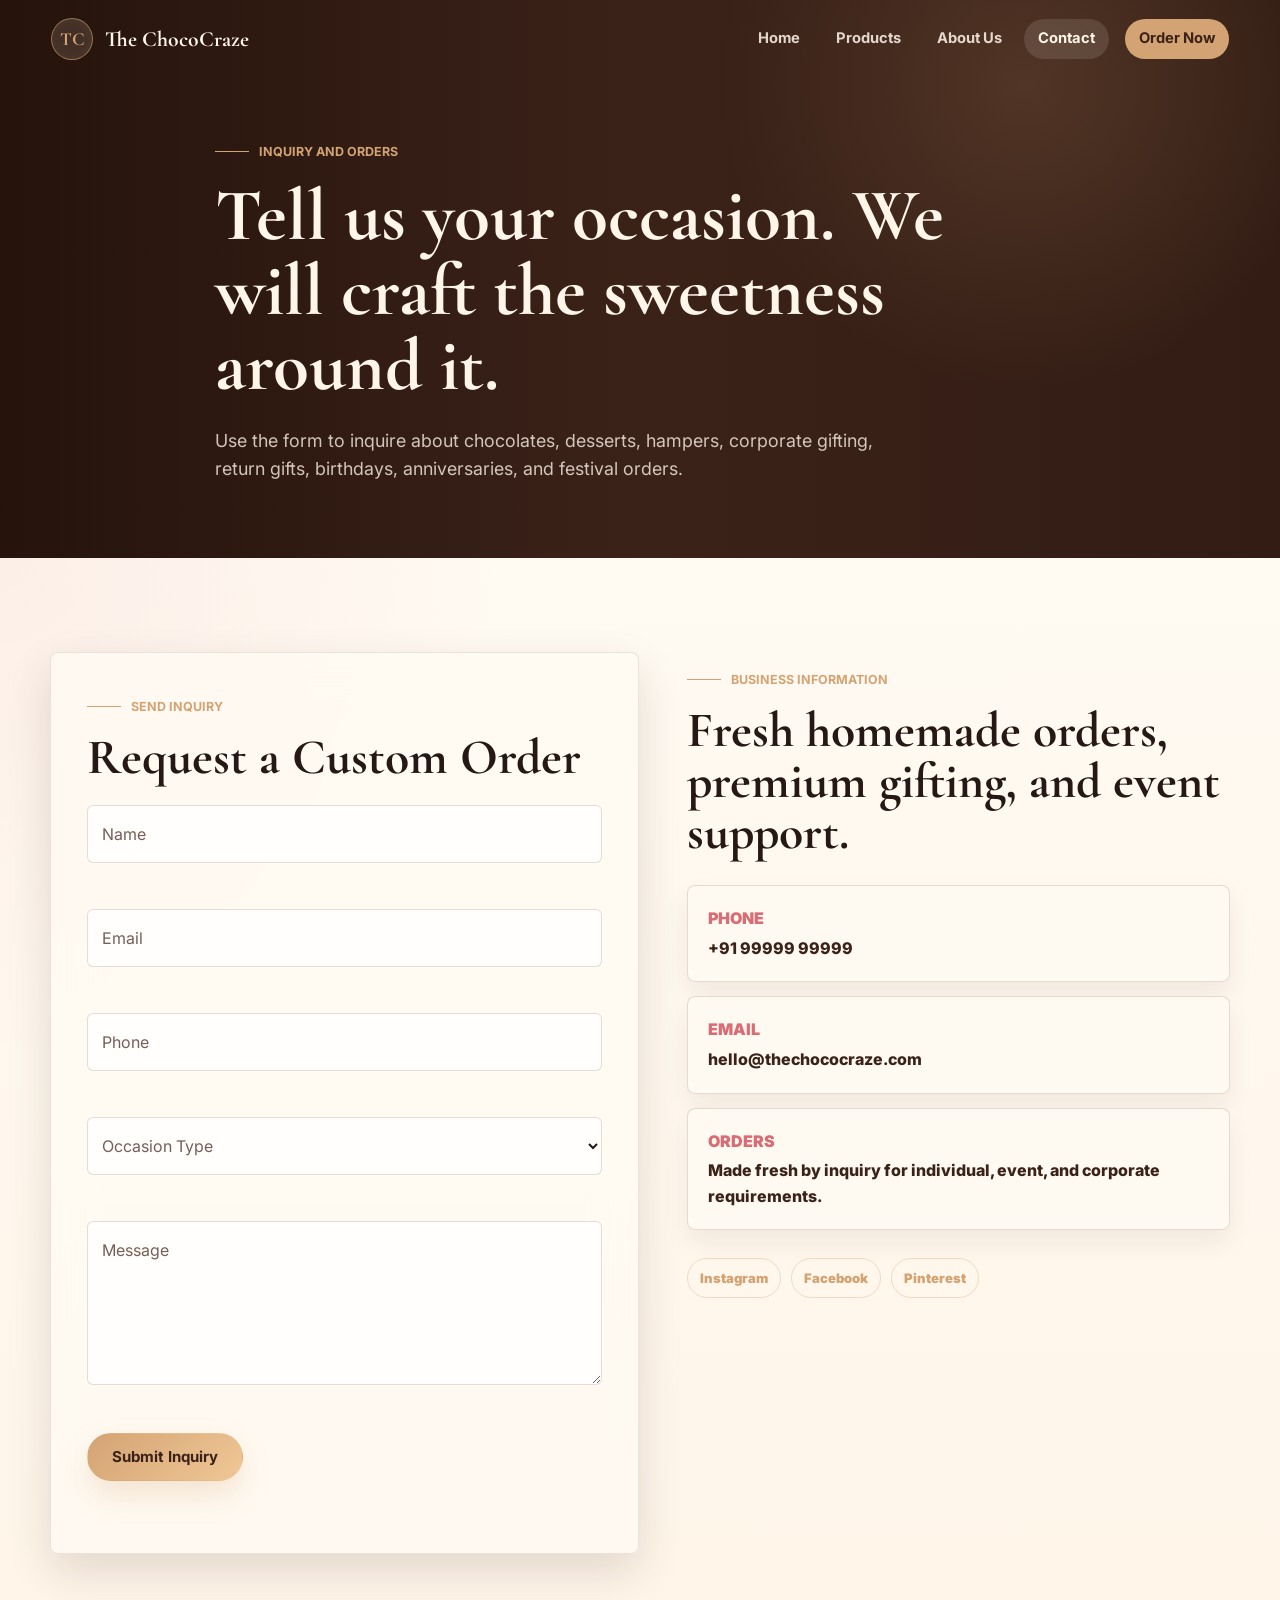
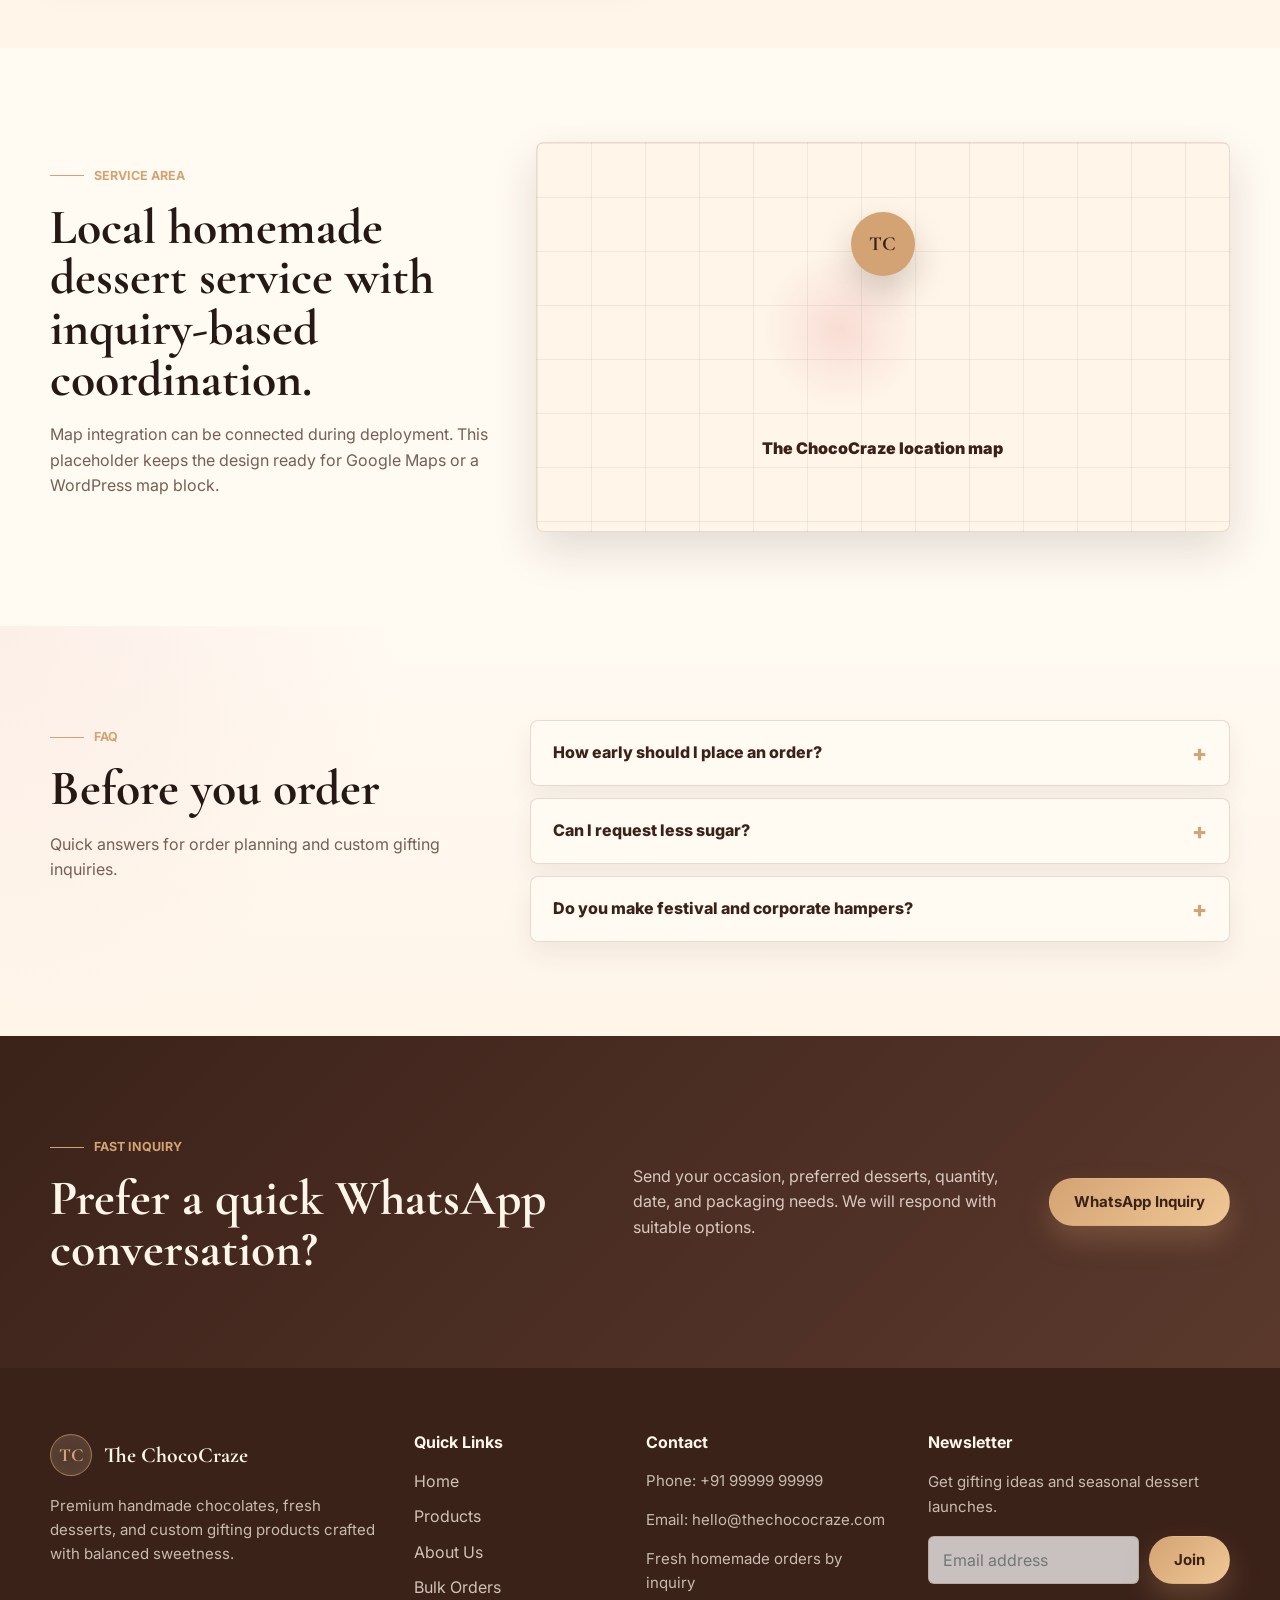
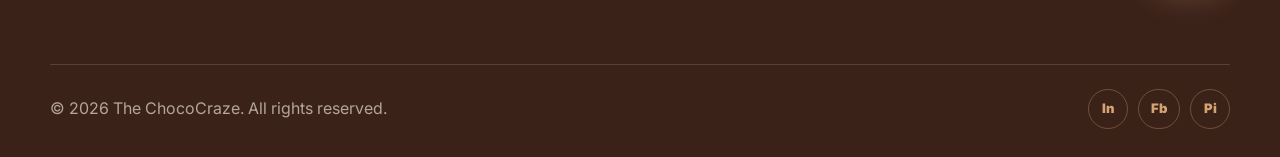
<file: contact.html>
<!DOCTYPE html>
<html lang="en">
<head>
  <meta charset="UTF-8">
  <meta name="viewport" content="width=device-width, initial-scale=1.0">
  <title>Contact | The ChocoCraze Custom Chocolate & Dessert Orders</title>
  <meta name="description" content="Contact The ChocoCraze for handcrafted chocolate orders, custom hampers, corporate gifting, birthday specials, anniversary desserts, and event return gifts.">
  <meta property="og:title" content="Contact The ChocoCraze">
  <meta property="og:description" content="Send an inquiry for custom chocolates, premium desserts, hampers, and bulk gifting orders.">
  <meta property="og:type" content="website">
  <meta property="og:image" content="https://images.unsplash.com/photo-1549465220-1a8b9238cd48?auto=format&fit=crop&w=1200&q=80">
  <link rel="preconnect" href="https://fonts.googleapis.com">
  <link rel="preconnect" href="https://fonts.gstatic.com" crossorigin>
  <link href="https://fonts.googleapis.com/css2?family=Cormorant+Garamond:wght@600;700&family=Inter:wght@400;500;600;700&display=swap" rel="stylesheet">
  <link rel="stylesheet" href="css/main.css">
</head>
<body data-page="contact">
  <div class="site-loader" data-loader aria-hidden="true">
    <div class="loader-mark">TC</div>
  </div>

  <header class="site-header" data-header>
    <a class="brand" href="index.html" aria-label="The ChocoCraze home">
      <span class="brand-mark">TC</span>
      <span class="brand-text">The ChocoCraze</span>
    </a>
    <button class="nav-toggle" type="button" aria-label="Open menu" aria-expanded="false" aria-controls="site-navigation" data-nav-toggle>
      <span></span>
      <span></span>
      <span></span>
    </button>
    <nav class="site-nav" id="site-navigation" data-nav>
      <a class="drawer-brand" href="index.html" aria-label="The ChocoCraze home">
        <span class="brand-mark">TC</span>
        <span>
          <strong>The ChocoCraze</strong>
          <small>Premium handcrafted sweets</small>
        </span>
      </a>
      <div class="nav-menu">
        <a href="index.html" data-nav-link="home">Home</a>
        <a href="products.html" data-nav-link="products">Products</a>
        <a href="about.html" data-nav-link="about">About Us</a>
        <a href="contact.html" data-nav-link="contact">Contact</a>
        <a class="nav-cta" href="#inquiry">Order Now</a>
      </div>
      <div class="drawer-social" aria-label="Social media links">
        <span>Follow The ChocoCraze</span>
        <div class="drawer-social-links">
          <a href="#" aria-label="Instagram">Instagram</a>
          <a href="#" aria-label="Facebook">Facebook</a>
          <a href="#" aria-label="Pinterest">Pinterest</a>
        </div>
      </div>
    </nav>
  </header>

  <main>
    <section class="hero page-hero hero-contact section-dark">
      <div class="hero-overlay"></div>
      <div class="container page-hero-content" data-reveal>
        <span class="eyebrow">Inquiry and orders</span>
        <h1>Tell us your occasion. We will craft the sweetness around it.</h1>
        <p>Use the form to inquire about chocolates, desserts, hampers, corporate gifting, return gifts, birthdays, anniversaries, and festival orders.</p>
      </div>
    </section>

    <section class="section contact-section section-cream" id="inquiry" aria-labelledby="contact-title">
      <div class="container contact-grid">
        <form class="contact-form glass-panel light-panel" data-contact-form novalidate data-reveal>
          <span class="eyebrow">Send inquiry</span>
          <h2 id="contact-title">Request a Custom Order</h2>
          <div class="field-group">
            <input id="name" name="name" type="text" autocomplete="name" required>
            <label for="name">Name</label>
            <small></small>
          </div>
          <div class="field-group">
            <input id="email" name="email" type="email" autocomplete="email" required>
            <label for="email">Email</label>
            <small></small>
          </div>
          <div class="field-group">
            <input id="phone" name="phone" type="tel" autocomplete="tel" required>
            <label for="phone">Phone</label>
            <small></small>
          </div>
          <div class="field-group select-field">
            <select id="occasion" name="occasion" required>
              <option value=""></option>
              <option>Birthday Special</option>
              <option>Anniversary Special</option>
              <option>Corporate Gifting</option>
              <option>Return Gifts</option>
              <option>Festival Hamper</option>
              <option>Custom Dessert Order</option>
            </select>
            <label for="occasion">Occasion Type</label>
            <small></small>
          </div>
          <div class="field-group textarea-field">
            <textarea id="message" name="message" rows="5" required></textarea>
            <label for="message">Message</label>
            <small></small>
          </div>
          <button class="btn btn-primary" type="submit">Submit Inquiry</button>
          <p class="form-message" data-contact-message></p>
        </form>

        <aside class="contact-info" data-reveal>
          <span class="eyebrow">Business information</span>
          <h2>Fresh homemade orders, premium gifting, and event support.</h2>
          <div class="info-list">
            <article>
              <span>Phone</span>
              <a href="tel:+919999999999">+91 99999 99999</a>
            </article>
            <article>
              <span>Email</span>
              <a href="mailto:hello@thechococraze.com">hello@thechococraze.com</a>
            </article>
            <article>
              <span>Orders</span>
              <p>Made fresh by inquiry for individual, event, and corporate requirements.</p>
            </article>
          </div>
          <div class="social-links large" aria-label="Social media links">
            <a href="#" aria-label="Instagram">Instagram</a>
            <a href="#" aria-label="Facebook">Facebook</a>
            <a href="#" aria-label="Pinterest">Pinterest</a>
          </div>
        </aside>
      </div>
    </section>

    <section class="section map-section" aria-labelledby="map-title">
      <div class="container map-grid">
        <div data-reveal>
          <span class="eyebrow">Service area</span>
          <h2 id="map-title">Local homemade dessert service with inquiry-based coordination.</h2>
          <p>Map integration can be connected during deployment. This placeholder keeps the design ready for Google Maps or a WordPress map block.</p>
        </div>
        <div class="map-placeholder" data-reveal aria-label="Map placeholder">
          <div class="map-pin">TC</div>
          <span>The ChocoCraze location map</span>
        </div>
      </div>
    </section>

    <section class="section section-cream" aria-labelledby="contact-faq-title">
      <div class="container faq-layout">
        <div data-reveal>
          <span class="eyebrow">FAQ</span>
          <h2 id="contact-faq-title">Before you order</h2>
          <p>Quick answers for order planning and custom gifting inquiries.</p>
        </div>
        <div class="faq-list" data-accordion data-reveal>
          <article class="faq-item">
            <button type="button" aria-expanded="false">How early should I place an order?</button>
            <div class="faq-panel">
              <p>Custom and bulk orders should be discussed as early as possible so ingredients, packaging, and delivery timing can be planned properly.</p>
            </div>
          </article>
          <article class="faq-item">
            <button type="button" aria-expanded="false">Can I request less sugar?</button>
            <div class="faq-panel">
              <p>Yes. We already focus on balanced sweetness, and preferences can be discussed for many products.</p>
            </div>
          </article>
          <article class="faq-item">
            <button type="button" aria-expanded="false">Do you make festival and corporate hampers?</button>
            <div class="faq-panel">
              <p>Yes. We create customized hampers for festivals, corporate events, birthdays, anniversaries, and return gifts.</p>
            </div>
          </article>
        </div>
      </div>
    </section>

    <section class="section inquiry-banner section-cocoa" aria-labelledby="whatsapp-title">
      <div class="container bulk-grid" data-reveal>
        <div>
          <span class="eyebrow">Fast inquiry</span>
          <h2 id="whatsapp-title">Prefer a quick WhatsApp conversation?</h2>
        </div>
        <p>Send your occasion, preferred desserts, quantity, date, and packaging needs. We will respond with suitable options.</p>
        <a class="btn btn-primary" href="https://wa.me/919999999999" target="_blank" rel="noopener">WhatsApp Inquiry</a>
      </div>
    </section>
  </main>

  <footer class="site-footer">
    <div class="container footer-grid">
      <div>
        <a class="brand footer-brand" href="index.html">
          <span class="brand-mark">TC</span>
          <span class="brand-text">The ChocoCraze</span>
        </a>
        <p>Premium handmade chocolates, fresh desserts, and custom gifting products crafted with balanced sweetness.</p>
      </div>
      <div>
        <h2>Quick Links</h2>
        <a href="index.html">Home</a>
        <a href="products.html">Products</a>
        <a href="about.html">About Us</a>
        <a href="#inquiry">Bulk Orders</a>
      </div>
      <div>
        <h2>Contact</h2>
        <p>Phone: +91 99999 99999</p>
        <p>Email: hello@thechococraze.com</p>
        <p>Fresh homemade orders by inquiry</p>
      </div>
      <form class="newsletter-form" data-newsletter novalidate>
        <h2>Newsletter</h2>
        <label for="newsletter-contact">Get gifting ideas and seasonal dessert launches.</label>
        <div class="newsletter-row">
          <input id="newsletter-contact" type="email" name="email" placeholder="Email address" required>
          <button class="btn btn-primary" type="submit">Join</button>
        </div>
        <p class="form-message" data-newsletter-message></p>
      </form>
    </div>
    <div class="footer-bottom container">
      <p>&copy; 2026 The ChocoCraze. All rights reserved.</p>
      <div class="social-links" aria-label="Social media links">
        <a href="#" aria-label="Instagram">In</a>
        <a href="#" aria-label="Facebook">Fb</a>
        <a href="#" aria-label="Pinterest">Pi</a>
      </div>
    </div>
  </footer>

  <button class="back-to-top" type="button" aria-label="Back to top" data-back-to-top>&uarr;</button>
  <script src="js/main.js" defer></script>
</body>
</html>
</file>
<file: css/main.css>
:root {
  --dark-chocolate: #3b2219;
  --cocoa: #5c3a2e;
  --cream: #fff5e9;
  --cream-soft: #fffaf2;
  --gold: #d4a373;
  --strawberry: #d96c75;
  --berry-deep: #8f3f4c;
  --mint: #7b9274;
  --ink: #261814;
  --muted: #765f55;
  --line: rgba(92, 58, 46, 0.16);
  --glass: rgba(255, 245, 233, 0.13);
  --glass-strong: rgba(255, 250, 242, 0.78);
  --shadow-soft: 0 18px 45px rgba(59, 34, 25, 0.14);
  --shadow-deep: 0 26px 70px rgba(25, 13, 8, 0.32);
  --radius: 8px;
  --radius-small: 6px;
  --max-width: 1180px;
  --header-height: 78px;
  --ease: cubic-bezier(0.22, 1, 0.36, 1);
}

*,
*::before,
*::after {
  box-sizing: border-box;
}

html {
  scroll-behavior: smooth;
}

body {
  margin: 0;
  overflow-x: hidden;
  background: var(--cream-soft);
  color: var(--ink);
  font-family: "Inter", system-ui, -apple-system, BlinkMacSystemFont, "Segoe UI", sans-serif;
  line-height: 1.6;
  text-rendering: optimizeLegibility;
  -webkit-font-smoothing: antialiased;
}

body.nav-open {
  overflow: hidden;
}

body::before {
  content: "";
  position: fixed;
  inset: 0;
  z-index: 92;
  background: rgba(22, 10, 6, 0.58);
  opacity: 0;
  pointer-events: none;
  backdrop-filter: blur(4px);
  transition: opacity 280ms ease;
}

body.nav-open::before {
  opacity: 1;
  pointer-events: auto;
}

main,
.site-footer {
  transition: opacity 220ms ease, transform 220ms ease;
}

body.is-leaving main,
body.is-leaving .site-footer {
  transform: translateY(8px);
  opacity: 0;
}

img,
picture {
  display: block;
  max-width: 100%;
}

a {
  color: inherit;
  text-decoration: none;
}

button,
input,
select,
textarea {
  font: inherit;
}

button {
  cursor: pointer;
}

:focus-visible {
  outline: 3px solid rgba(212, 163, 115, 0.78);
  outline-offset: 4px;
}

::selection {
  background: var(--gold);
  color: var(--dark-chocolate);
}

.container {
  width: min(100% - 32px, var(--max-width));
  margin-inline: auto;
}

.section {
  position: relative;
  padding: 94px 0;
}

.section-cream {
  background:
    radial-gradient(circle at top left, rgba(217, 108, 117, 0.08), transparent 30%),
    linear-gradient(180deg, var(--cream-soft), var(--cream));
}

.section-cocoa,
.section-dark {
  color: var(--cream);
  background:
    linear-gradient(135deg, rgba(59, 34, 25, 0.98), rgba(92, 58, 46, 0.95)),
    var(--dark-chocolate);
}

h1,
h2,
h3,
p {
  margin-top: 0;
}

h1,
h2,
h3 {
  color: inherit;
  font-family: "Cormorant Garamond", Georgia, serif;
  font-weight: 700;
  line-height: 1.02;
}

h1 {
  max-width: 900px;
  margin-bottom: 24px;
  font-size: 4.6rem;
}

h2 {
  margin-bottom: 18px;
  font-size: 3.1rem;
}

h3 {
  margin-bottom: 12px;
  font-size: 1.55rem;
}

p {
  color: var(--muted);
}

.section-dark p,
.section-cocoa p,
.light p {
  color: rgba(255, 245, 233, 0.78);
}

.eyebrow {
  display: inline-flex;
  align-items: center;
  gap: 10px;
  margin-bottom: 16px;
  color: var(--gold);
  font-size: 0.78rem;
  font-weight: 700;
  letter-spacing: 0;
  text-transform: uppercase;
}

.eyebrow::before {
  content: "";
  width: 34px;
  height: 1px;
  background: currentColor;
}

.section-heading {
  max-width: 760px;
  margin: 0 auto 42px;
  text-align: center;
}

.section-heading.align-left {
  margin-inline: 0;
  text-align: left;
}

.section-heading.compact {
  margin-bottom: 28px;
}

.section-heading p {
  max-width: 640px;
  margin-inline: auto;
  font-size: 1.03rem;
}

.section-heading.align-left p {
  margin-inline: 0;
}

.light,
.section-heading.light {
  color: var(--cream);
}

.btn {
  display: inline-flex;
  align-items: center;
  justify-content: center;
  min-height: 48px;
  padding: 0 24px;
  border: 1px solid transparent;
  border-radius: 999px;
  font-size: 0.94rem;
  font-weight: 700;
  transition:
    transform 220ms var(--ease),
    box-shadow 220ms var(--ease),
    border-color 220ms var(--ease),
    background 220ms var(--ease);
  will-change: transform;
}

.btn:hover {
  transform: translateY(-3px);
}

.btn-primary {
  background: linear-gradient(135deg, var(--gold), #f0c796);
  color: var(--dark-chocolate);
  box-shadow: 0 14px 28px rgba(212, 163, 115, 0.25);
}

.btn-primary:hover {
  box-shadow: 0 18px 34px rgba(212, 163, 115, 0.35);
}

.btn-ghost {
  border-color: rgba(255, 245, 233, 0.42);
  background: rgba(255, 245, 233, 0.08);
  color: var(--cream);
  backdrop-filter: blur(18px);
}

.btn-small {
  min-height: 40px;
  padding: 0 18px;
  font-size: 0.86rem;
}

.btn-small:not(.btn-primary):not(.btn-ghost) {
  border-color: rgba(212, 163, 115, 0.38);
  background: var(--gold);
  color: var(--dark-chocolate);
}

.text-link {
  display: inline-flex;
  align-items: center;
  gap: 8px;
  color: var(--cocoa);
  font-weight: 800;
}

.text-link::after {
  content: "\2192";
  color: var(--gold);
}

.glass-panel,
.glass-card {
  border: 1px solid rgba(255, 245, 233, 0.18);
  border-radius: var(--radius);
  background: linear-gradient(145deg, rgba(255, 245, 233, 0.16), rgba(255, 245, 233, 0.06));
  box-shadow: var(--shadow-deep);
  backdrop-filter: blur(22px);
}

.light-panel {
  border-color: rgba(92, 58, 46, 0.12);
  background: rgba(255, 250, 242, 0.9);
  color: var(--ink);
  box-shadow: var(--shadow-soft);
}

/* Header */
.site-header {
  position: fixed;
  top: 0;
  left: 0;
  z-index: 100;
  display: flex;
  align-items: center;
  justify-content: space-between;
  width: 100%;
  height: var(--header-height);
  padding: 0 clamp(18px, 4%, 54px);
  color: var(--cream);
  transition:
    background 250ms ease,
    box-shadow 250ms ease,
    height 250ms ease,
    color 250ms ease;
}

.site-header.is-scrolled,
body:not([data-page="home"]) .site-header.is-scrolled {
  height: 68px;
  background: rgba(59, 34, 25, 0.88);
  box-shadow: 0 18px 44px rgba(25, 13, 8, 0.28);
  backdrop-filter: blur(20px);
}

.brand {
  display: inline-flex;
  align-items: center;
  gap: 12px;
  font-weight: 800;
  transition: opacity 220ms ease, transform 220ms ease;
}

.brand-mark {
  display: inline-grid;
  place-items: center;
  width: 42px;
  height: 42px;
  border: 1px solid rgba(212, 163, 115, 0.62);
  border-radius: 50%;
  background: rgba(255, 245, 233, 0.1);
  color: var(--gold);
  font-family: "Cormorant Garamond", Georgia, serif;
  font-size: 1.15rem;
  line-height: 1;
  box-shadow: inset 0 0 24px rgba(212, 163, 115, 0.13);
}

.brand-text {
  color: currentColor;
  font-family: "Cormorant Garamond", Georgia, serif;
  font-size: 1.35rem;
}

.site-nav {
  display: flex;
  align-items: center;
  gap: 8px;
}

.nav-menu {
  display: flex;
  align-items: center;
  gap: 8px;
}

.drawer-brand,
.drawer-social {
  display: none;
}

.site-nav a {
  position: relative;
  display: inline-flex;
  align-items: center;
  min-height: 40px;
  padding: 0 14px;
  border-radius: 999px;
  color: rgba(255, 245, 233, 0.86);
  font-size: 0.92rem;
  font-weight: 700;
  transition: background 200ms ease, color 200ms ease;
}

.site-nav .drawer-brand,
.site-nav .drawer-social {
  display: none;
}

.site-nav a:hover,
.site-nav a.is-active {
  background: rgba(255, 245, 233, 0.12);
  color: var(--cream);
}

.site-nav .nav-cta {
  margin-left: 8px;
  background: var(--gold);
  color: var(--dark-chocolate);
}

.nav-toggle {
  display: none;
  position: relative;
  z-index: 112;
  width: 44px;
  height: 44px;
  border: 1px solid rgba(255, 245, 233, 0.28);
  border-radius: 50%;
  background: rgba(255, 245, 233, 0.08);
}

.nav-toggle span {
  display: block;
  width: 18px;
  height: 2px;
  margin: 4px auto;
  background: var(--cream);
  transition: transform 220ms ease, opacity 220ms ease;
}

.nav-toggle.is-active span:nth-child(1) {
  transform: translateY(6px) rotate(45deg);
}

.nav-toggle.is-active span:nth-child(2) {
  opacity: 0;
}

.nav-toggle.is-active span:nth-child(3) {
  transform: translateY(-6px) rotate(-45deg);
}

/* Loader and motion */
.site-loader {
  position: fixed;
  inset: 0;
  z-index: 999;
  display: grid;
  place-items: center;
  background:
    radial-gradient(circle at 50% 44%, rgba(212, 163, 115, 0.22), transparent 28%),
    var(--dark-chocolate);
  color: var(--gold);
  transition: opacity 500ms ease, visibility 500ms ease;
}

.site-loader.is-hidden {
  visibility: hidden;
  opacity: 0;
}

.loader-mark {
  display: grid;
  place-items: center;
  width: 78px;
  height: 78px;
  border: 1px solid rgba(212, 163, 115, 0.58);
  border-radius: 50%;
  font-family: "Cormorant Garamond", Georgia, serif;
  font-size: 2rem;
  animation: pulseGlow 1.4s ease-in-out infinite;
}

[data-reveal] {
  transform: translateY(28px);
  opacity: 0;
  transition:
    transform 800ms var(--ease),
    opacity 800ms var(--ease);
}

[data-reveal].is-visible {
  transform: translateY(0);
  opacity: 1;
}

@keyframes pulseGlow {
  0%,
  100% {
    transform: scale(1);
    box-shadow: 0 0 0 rgba(212, 163, 115, 0);
  }
  50% {
    transform: scale(1.05);
    box-shadow: 0 0 36px rgba(212, 163, 115, 0.34);
  }
}

@keyframes floatOne {
  0%,
  100% {
    transform: translate3d(0, 0, 0) rotate(0deg);
  }
  50% {
    transform: translate3d(12px, -20px, 0) rotate(8deg);
  }
}

@keyframes gradientShift {
  0%,
  100% {
    background-position: 0% 50%;
  }
  50% {
    background-position: 100% 50%;
  }
}

/* Hero */
.hero {
  position: relative;
  min-height: 100svh;
  display: grid;
  align-items: center;
  overflow: hidden;
  isolation: isolate;
  background-position: center;
  background-size: cover;
}

.hero-home {
  background-image: url("https://images.unsplash.com/photo-1488477181946-6428a0291777?auto=format&fit=crop&w=1900&q=80");
}

.hero-products {
  background-image: url("https://images.unsplash.com/photo-1526081347589-7fa3cb41b4b2?auto=format&fit=crop&w=1900&q=80");
}

.hero-about {
  background-image: url("https://images.unsplash.com/photo-1481391319762-47dff72954d9?auto=format&fit=crop&w=1900&q=80");
}

.hero-contact {
  background-image: url("https://images.unsplash.com/photo-1549465220-1a8b9238cd48?auto=format&fit=crop&w=1900&q=80");
}

.hero-overlay {
  position: absolute;
  inset: 0;
  z-index: -1;
  background:
    linear-gradient(90deg, rgba(34, 17, 10, 0.88), rgba(59, 34, 25, 0.58), rgba(34, 17, 10, 0.35)),
    radial-gradient(circle at 80% 15%, rgba(212, 163, 115, 0.32), transparent 27%);
}

.hero-grid {
  display: grid;
  grid-template-columns: minmax(0, 1fr) 330px;
  gap: 42px;
  align-items: end;
  padding-top: var(--header-height);
}

.hero-copy {
  max-width: 850px;
}

.hero-copy p,
.page-hero-content p,
.cta-content p {
  max-width: 700px;
  font-size: 1.12rem;
}

.hero-actions {
  display: flex;
  flex-wrap: wrap;
  gap: 14px;
  margin-top: 34px;
}

.hero-stat-panel {
  align-self: end;
  padding: 24px;
}

.panel-label {
  margin-bottom: 12px;
  color: rgba(255, 245, 233, 0.72);
  font-weight: 700;
}

.mini-stats {
  display: grid;
  gap: 12px;
}

.mini-stats span {
  display: flex;
  align-items: baseline;
  justify-content: space-between;
  gap: 12px;
  color: rgba(255, 245, 233, 0.82);
}

.mini-stats strong {
  color: var(--gold);
  font-family: "Cormorant Garamond", Georgia, serif;
  font-size: 2rem;
}

.floating-desserts {
  position: absolute;
  inset: 0;
  z-index: -1;
  pointer-events: none;
}

.dessert-chip {
  position: absolute;
  width: 88px;
  height: 88px;
  border: 1px solid rgba(212, 163, 115, 0.34);
  border-radius: 50%;
  background:
    radial-gradient(circle at 30% 25%, rgba(255, 245, 233, 0.55), transparent 26%),
    linear-gradient(135deg, rgba(92, 58, 46, 0.85), rgba(217, 108, 117, 0.48));
  filter: blur(0.2px);
  opacity: 0.72;
  animation: floatOne 6s ease-in-out infinite;
}

.chip-one {
  top: 22%;
  right: 10%;
}

.chip-two {
  right: 31%;
  bottom: 18%;
  width: 58px;
  height: 58px;
  animation-delay: -2s;
}

.chip-three {
  top: 58%;
  right: 5%;
  width: 46px;
  height: 46px;
  animation-delay: -3.5s;
}

.page-hero {
  min-height: 62svh;
  padding-top: var(--header-height);
}

.page-hero-content {
  max-width: 850px;
}

/* Carousel and product cards */
.carousel-shell {
  overflow: hidden;
}

.carousel {
  position: relative;
  overflow: hidden;
}

.carousel-track {
  display: flex;
  gap: 22px;
  transition: transform 560ms var(--ease);
  will-change: transform;
}

.carousel-slide {
  flex: 0 0 330px;
}

.product-card,
.listing-card,
.showcase-card,
.occasion-card,
.testimonial-card,
.special-card,
.process-card,
.mission-card,
.love-card {
  border-radius: var(--radius);
  overflow: hidden;
  background: var(--cream-soft);
  box-shadow: var(--shadow-soft);
}

.product-card {
  border: 1px solid var(--line);
  transition:
    transform 240ms var(--ease),
    box-shadow 240ms var(--ease);
}

.product-card:hover {
  transform: translateY(-8px) scale(1.01);
  box-shadow: 0 28px 62px rgba(59, 34, 25, 0.19);
}

.product-card img {
  width: 100%;
  height: 240px;
  object-fit: cover;
  transition: transform 520ms var(--ease);
}

.product-card:hover img,
.listing-card:hover img,
.showcase-card:hover img {
  transform: scale(1.07);
}

.card-body,
.listing-body {
  padding: 22px;
}

.card-body span,
.listing-body span,
.modal-content span {
  display: inline-block;
  margin-bottom: 8px;
  color: var(--strawberry);
  font-size: 0.76rem;
  font-weight: 800;
  text-transform: uppercase;
}

.card-body h3,
.listing-body h3 {
  color: var(--dark-chocolate);
}

.card-body p,
.listing-body p {
  margin-bottom: 0;
  font-size: 0.95rem;
}

.carousel-controls {
  display: flex;
  align-items: center;
  justify-content: center;
  gap: 14px;
  margin-top: 28px;
}

.icon-button {
  display: grid;
  place-items: center;
  width: 44px;
  height: 44px;
  border: 1px solid rgba(92, 58, 46, 0.14);
  border-radius: 50%;
  background: var(--cream-soft);
  color: var(--dark-chocolate);
  font-size: 1.45rem;
  line-height: 1;
  box-shadow: 0 12px 24px rgba(59, 34, 25, 0.1);
  transition: transform 180ms ease, background 180ms ease;
}

.icon-button:hover {
  transform: translateY(-2px);
  background: var(--gold);
}

.carousel-dots {
  display: flex;
  gap: 8px;
}

.carousel-dots button {
  width: 9px;
  height: 9px;
  padding: 0;
  border: 0;
  border-radius: 50%;
  background: rgba(92, 58, 46, 0.24);
  transition: width 180ms ease, background 180ms ease;
}

.carousel-dots button.is-active {
  width: 26px;
  border-radius: 999px;
  background: var(--gold);
}

/* Split and feature sections */
.split-grid {
  display: grid;
  grid-template-columns: minmax(0, 0.96fr) minmax(0, 1.04fr);
  gap: 70px;
  align-items: center;
}

.split-grid.reverse {
  grid-template-columns: minmax(0, 1fr) minmax(0, 0.96fr);
}

.split-media,
.founder-portrait,
.ingredient-collage {
  position: relative;
}

.image-main,
.founder-portrait img {
  width: 100%;
  aspect-ratio: 4 / 5;
  border-radius: var(--radius);
  object-fit: cover;
  box-shadow: var(--shadow-soft);
}

.image-float {
  position: absolute;
  right: -26px;
  bottom: 34px;
  width: 42%;
  aspect-ratio: 1;
  border: 8px solid var(--cream-soft);
  border-radius: var(--radius);
  object-fit: cover;
  box-shadow: var(--shadow-deep);
  animation: floatOne 5.5s ease-in-out infinite;
}

.split-copy p {
  font-size: 1.02rem;
}

.check-list {
  display: grid;
  gap: 12px;
  margin: 26px 0;
  padding: 0;
  list-style: none;
}

.check-list li {
  position: relative;
  padding-left: 30px;
  color: var(--cocoa);
  font-weight: 700;
}

.check-list li::before {
  content: "";
  position: absolute;
  top: 9px;
  left: 0;
  width: 14px;
  height: 14px;
  border: 2px solid var(--gold);
  border-radius: 50%;
  background: rgba(212, 163, 115, 0.16);
}

.feature-grid {
  display: grid;
  grid-template-columns: repeat(3, minmax(0, 1fr));
  gap: 20px;
}

.feature-card {
  min-height: 230px;
  padding: 28px;
  transition: transform 240ms var(--ease), border-color 240ms ease;
}

.feature-card:hover {
  transform: translateY(-8px);
  border-color: rgba(212, 163, 115, 0.58);
}

.feature-icon {
  display: grid;
  place-items: center;
  width: 52px;
  height: 52px;
  margin-bottom: 20px;
  border-radius: 50%;
  background:
    linear-gradient(135deg, rgba(212, 163, 115, 0.95), rgba(217, 108, 117, 0.76));
  color: var(--dark-chocolate);
  font-family: "Cormorant Garamond", Georgia, serif;
  font-size: 1.4rem;
  font-weight: 700;
  transition: transform 240ms var(--ease);
}

.feature-card:hover .feature-icon {
  transform: rotate(8deg) scale(1.08);
}

/* Showcase */
.showcase-grid {
  display: grid;
  grid-auto-flow: dense;
  grid-template-columns: repeat(4, minmax(0, 1fr));
  gap: 18px;
}

.showcase-card {
  position: relative;
  min-height: 290px;
  color: var(--cream);
  isolation: isolate;
}

.showcase-card.tall {
  grid-row: span 2;
  min-height: 600px;
}

.showcase-card.wide {
  grid-column: span 2;
}

.showcase-card img {
  width: 100%;
  height: 100%;
  min-height: inherit;
  object-fit: cover;
  transition: transform 560ms var(--ease);
}

.showcase-overlay {
  position: absolute;
  inset: auto 0 0;
  padding: 26px;
  background: linear-gradient(180deg, transparent, rgba(30, 14, 8, 0.88));
}

.showcase-overlay p {
  color: rgba(255, 245, 233, 0.82);
}

/* Event, testimonials and CTA */
.event-section {
  background:
    linear-gradient(135deg, rgba(255, 245, 233, 0.94), rgba(255, 250, 242, 0.7)),
    url("https://images.unsplash.com/photo-1513201099705-a9746e1e201f?auto=format&fit=crop&w=1900&q=80") center/cover fixed;
}

.event-grid {
  display: grid;
  grid-template-columns: minmax(0, 0.86fr) minmax(0, 1.14fr);
  gap: 50px;
  align-items: center;
}

.event-copy {
  max-width: 500px;
}

.event-cards {
  display: grid;
  grid-template-columns: repeat(2, minmax(0, 1fr));
  gap: 18px;
}

.occasion-card {
  padding: 28px;
  border: 1px solid rgba(92, 58, 46, 0.12);
  background: rgba(255, 250, 242, 0.86);
  backdrop-filter: blur(18px);
  transition: transform 220ms var(--ease);
}

.occasion-card:hover {
  transform: translateY(-6px);
}

.testimonial-wrap {
  max-width: 900px;
}

.testimonial-carousel {
  overflow: hidden;
}

.testimonial-card {
  flex-basis: min(100%, 620px);
  padding: 34px;
  border: 1px solid rgba(92, 58, 46, 0.14);
  background:
    linear-gradient(145deg, rgba(255, 255, 255, 0.74), rgba(255, 245, 233, 0.94));
}

.testimonial-card p {
  margin-bottom: 20px;
  color: var(--cocoa);
  font-size: 1.08rem;
}

.testimonial-card span {
  color: var(--dark-chocolate);
  font-weight: 800;
}

.stars {
  margin-bottom: 18px;
  color: var(--gold);
}

.cta-banner {
  color: var(--cream);
  background:
    linear-gradient(90deg, rgba(36, 17, 10, 0.88), rgba(59, 34, 25, 0.62)),
    url("https://images.unsplash.com/photo-1541783245831-57d6fb0926d3?auto=format&fit=crop&w=1900&q=80") center/cover fixed;
}

.cta-footer {
  color: var(--cream);
  background:
    linear-gradient(135deg, rgba(59, 34, 25, 0.95), rgba(92, 58, 46, 0.86), rgba(143, 63, 76, 0.72));
  background-size: 180% 180%;
  animation: gradientShift 12s ease infinite;
}

.cta-content {
  max-width: 790px;
  text-align: center;
}

.cta-banner p,
.cta-footer p {
  color: rgba(255, 245, 233, 0.78);
}

.cta-content .hero-actions {
  justify-content: center;
}

/* Products page */
.filter-tabs {
  display: flex;
  flex-wrap: wrap;
  justify-content: center;
  gap: 10px;
  margin-bottom: 34px;
}

.filter-btn {
  min-height: 42px;
  padding: 0 18px;
  border: 1px solid rgba(92, 58, 46, 0.14);
  border-radius: 999px;
  background: rgba(255, 255, 255, 0.52);
  color: var(--cocoa);
  font-weight: 800;
  transition: background 180ms ease, color 180ms ease, transform 180ms ease;
}

.filter-btn:hover,
.filter-btn.is-active {
  transform: translateY(-2px);
  background: var(--dark-chocolate);
  color: var(--cream);
}

.product-grid {
  display: grid;
  grid-template-columns: repeat(4, minmax(0, 1fr));
  gap: 22px;
}

.listing-card {
  display: flex;
  flex-direction: column;
  border: 1px solid var(--line);
  transition:
    transform 260ms var(--ease),
    opacity 260ms ease,
    box-shadow 260ms var(--ease);
}

.listing-card:hover {
  transform: translateY(-7px);
  box-shadow: 0 26px 54px rgba(59, 34, 25, 0.18);
}

.listing-card.is-hidden {
  display: none;
}

.listing-card img {
  width: 100%;
  height: 210px;
  object-fit: cover;
  transition: transform 520ms var(--ease);
}

.listing-body {
  display: flex;
  flex: 1;
  flex-direction: column;
}

.listing-body p {
  flex: 1;
}

.listing-body .btn {
  margin-top: 18px;
  align-self: flex-start;
  color: var(--dark-chocolate);
}

.featured-specials {
  background:
    radial-gradient(circle at 10% 30%, rgba(217, 108, 117, 0.12), transparent 28%),
    var(--cream-soft);
}

.specials-grid {
  display: grid;
  grid-template-columns: minmax(0, 1.3fr) minmax(0, 0.85fr) minmax(0, 0.85fr);
  gap: 20px;
}

.special-card {
  min-height: 260px;
  padding: 30px;
  border: 1px solid var(--line);
  background: var(--cream);
}

.feature-special {
  color: var(--cream);
  background:
    linear-gradient(135deg, rgba(59, 34, 25, 0.92), rgba(143, 63, 76, 0.75)),
    url("https://images.unsplash.com/photo-1551024506-0bccd828d307?auto=format&fit=crop&w=1200&q=80") center/cover;
}

.feature-special p {
  color: rgba(255, 245, 233, 0.8);
}

.bulk-grid {
  display: grid;
  grid-template-columns: minmax(0, 1fr) minmax(280px, 0.7fr) auto;
  gap: 26px;
  align-items: center;
}

.bulk-grid h2,
.bulk-grid p {
  margin-bottom: 0;
}

.faq-layout {
  display: grid;
  grid-template-columns: minmax(0, 0.75fr) minmax(0, 1.25fr);
  gap: 60px;
  align-items: start;
}

.faq-list {
  display: grid;
  gap: 12px;
}

.faq-item {
  border: 1px solid var(--line);
  border-radius: var(--radius);
  background: var(--cream-soft);
  box-shadow: 0 12px 26px rgba(59, 34, 25, 0.07);
  overflow: hidden;
}

.faq-item button {
  display: flex;
  align-items: center;
  justify-content: space-between;
  width: 100%;
  min-height: 64px;
  padding: 0 22px;
  border: 0;
  background: transparent;
  color: var(--dark-chocolate);
  font-weight: 800;
  text-align: left;
}

.faq-item button::after {
  content: "+";
  flex: 0 0 auto;
  margin-left: 18px;
  color: var(--gold);
  font-size: 1.4rem;
}

.faq-item.is-open button::after {
  content: "-";
}

.faq-panel {
  max-height: 0;
  overflow: hidden;
  transition: max-height 260ms ease;
}

.faq-panel p {
  margin: 0;
  padding: 0 22px 22px;
}

.product-modal {
  width: min(94%, 860px);
  padding: 0;
  border: 0;
  border-radius: var(--radius);
  background: var(--cream-soft);
  box-shadow: var(--shadow-deep);
  overflow: hidden;
}

.product-modal::backdrop {
  background: rgba(24, 12, 7, 0.68);
  backdrop-filter: blur(8px);
}

.product-modal[open] {
  display: grid;
  grid-template-columns: minmax(0, 0.92fr) minmax(0, 1.08fr);
}

.product-modal img {
  width: 100%;
  height: 100%;
  min-height: 390px;
  object-fit: cover;
}

.modal-content {
  padding: 42px;
}

.modal-content strong {
  display: block;
  margin: 18px 0 26px;
  color: var(--dark-chocolate);
}

.modal-close {
  position: absolute;
  top: 14px;
  right: 14px;
  z-index: 2;
  display: grid;
  place-items: center;
  width: 40px;
  height: 40px;
  border: 0;
  border-radius: 50%;
  background: rgba(59, 34, 25, 0.86);
  color: var(--cream);
  font-size: 1.5rem;
}

/* About page */
.timeline-layout {
  display: grid;
  grid-template-columns: minmax(0, 0.76fr) minmax(0, 1.24fr);
  gap: 64px;
}

.timeline {
  position: relative;
  display: grid;
  gap: 18px;
}

.timeline::before {
  content: "";
  position: absolute;
  top: 20px;
  bottom: 20px;
  left: 31px;
  width: 1px;
  background: rgba(92, 58, 46, 0.18);
}

.timeline-item {
  position: relative;
  padding: 24px 24px 24px 86px;
  border: 1px solid var(--line);
  border-radius: var(--radius);
  background: rgba(255, 250, 242, 0.78);
  box-shadow: 0 12px 26px rgba(59, 34, 25, 0.07);
}

.timeline-item span {
  position: absolute;
  top: 22px;
  left: 16px;
  display: grid;
  place-items: center;
  width: 32px;
  height: 32px;
  border-radius: 50%;
  background: var(--gold);
  color: var(--dark-chocolate);
  font-weight: 900;
}

.process-section {
  background:
    linear-gradient(180deg, var(--cream-soft), rgba(255, 245, 233, 0.58));
}

.process-grid {
  display: grid;
  grid-template-columns: repeat(4, minmax(0, 1fr));
  gap: 18px;
}

.process-card {
  padding: 28px;
  border: 1px solid var(--line);
  background: var(--cream-soft);
}

.process-card span {
  display: grid;
  place-items: center;
  width: 44px;
  height: 44px;
  margin-bottom: 24px;
  border-radius: 50%;
  background: rgba(217, 108, 117, 0.14);
  color: var(--berry-deep);
  font-weight: 900;
}

.ingredient-collage {
  display: grid;
  grid-template-columns: 0.84fr 1fr;
  gap: 18px;
  align-items: end;
}

.ingredient-collage img {
  width: 100%;
  height: 410px;
  border-radius: var(--radius);
  object-fit: cover;
  box-shadow: var(--shadow-deep);
}

.ingredient-collage img:first-child {
  height: 330px;
}

.quality-list {
  display: flex;
  flex-wrap: wrap;
  gap: 10px;
  margin-top: 28px;
}

.quality-list span {
  padding: 10px 14px;
  border: 1px solid rgba(255, 245, 233, 0.2);
  border-radius: 999px;
  color: var(--cream);
  font-weight: 800;
}

.mission-grid {
  display: grid;
  grid-template-columns: repeat(2, minmax(0, 1fr));
  gap: 24px;
}

.mission-card {
  padding: 42px;
  border: 1px solid var(--line);
  background: var(--cream-soft);
}

.love-grid {
  display: grid;
  grid-template-columns: repeat(3, minmax(0, 1fr));
  gap: 20px;
}

.love-card {
  padding: 30px;
  border: 1px solid var(--line);
  background: var(--cream-soft);
}

/* Contact page */
.contact-grid {
  display: grid;
  grid-template-columns: minmax(0, 1.04fr) minmax(0, 0.96fr);
  gap: 48px;
  align-items: start;
}

.contact-form {
  padding: 36px;
}

.field-group {
  position: relative;
  margin-top: 22px;
}

.field-group input,
.field-group select,
.field-group textarea,
.newsletter-row input {
  width: 100%;
  border: 1px solid rgba(92, 58, 46, 0.17);
  border-radius: var(--radius-small);
  background: rgba(255, 255, 255, 0.72);
  color: var(--ink);
  transition: border-color 180ms ease, box-shadow 180ms ease, background 180ms ease;
}

.field-group input,
.field-group select {
  height: 58px;
  padding: 18px 15px 8px;
}

.field-group textarea {
  min-height: 138px;
  resize: vertical;
  padding: 24px 15px 10px;
}

.field-group label {
  position: absolute;
  top: 17px;
  left: 15px;
  color: var(--muted);
  pointer-events: none;
  transition:
    transform 180ms ease,
    font-size 180ms ease,
    color 180ms ease;
}

.field-group:focus-within label,
.field-group.is-filled label {
  transform: translateY(-12px);
  color: var(--cocoa);
  font-size: 0.72rem;
  font-weight: 800;
}

.field-group input:focus,
.field-group select:focus,
.field-group textarea:focus,
.newsletter-row input:focus {
  border-color: var(--gold);
  background: #fff;
  box-shadow: 0 0 0 4px rgba(212, 163, 115, 0.16);
  outline: 0;
}

.field-group small {
  display: block;
  min-height: 18px;
  margin-top: 6px;
  color: var(--berry-deep);
  font-size: 0.78rem;
}

.field-group.has-error input,
.field-group.has-error select,
.field-group.has-error textarea {
  border-color: var(--strawberry);
}

.contact-form .btn {
  margin-top: 16px;
}

.form-message {
  min-height: 22px;
  margin: 14px 0 0;
  color: var(--mint);
  font-weight: 800;
}

.contact-info {
  padding-top: 10px;
}

.info-list {
  display: grid;
  gap: 14px;
  margin: 28px 0;
}

.info-list article {
  padding: 20px;
  border: 1px solid var(--line);
  border-radius: var(--radius);
  background: rgba(255, 250, 242, 0.82);
  box-shadow: 0 12px 26px rgba(59, 34, 25, 0.07);
}

.info-list span {
  display: block;
  margin-bottom: 4px;
  color: var(--strawberry);
  font-weight: 900;
  text-transform: uppercase;
}

.info-list a,
.info-list p {
  margin: 0;
  color: var(--dark-chocolate);
  font-weight: 800;
}

.map-section {
  background: var(--cream-soft);
}

.map-grid {
  display: grid;
  grid-template-columns: minmax(0, 0.78fr) minmax(0, 1.22fr);
  gap: 42px;
  align-items: center;
}

.map-placeholder {
  position: relative;
  display: grid;
  place-items: center;
  min-height: 390px;
  border: 1px solid rgba(92, 58, 46, 0.14);
  border-radius: var(--radius);
  overflow: hidden;
  color: var(--dark-chocolate);
  background:
    linear-gradient(90deg, rgba(92, 58, 46, 0.08) 1px, transparent 1px),
    linear-gradient(rgba(92, 58, 46, 0.08) 1px, transparent 1px),
    radial-gradient(circle at 44% 48%, rgba(217, 108, 117, 0.18), transparent 18%),
    var(--cream);
  background-size: 54px 54px, 54px 54px, auto, auto;
  box-shadow: var(--shadow-soft);
}

.map-pin {
  display: grid;
  place-items: center;
  width: 64px;
  height: 64px;
  border-radius: 50%;
  background: var(--gold);
  color: var(--dark-chocolate);
  font-family: "Cormorant Garamond", Georgia, serif;
  font-size: 1.25rem;
  font-weight: 900;
  box-shadow: 0 16px 34px rgba(59, 34, 25, 0.22);
}

.map-pin + span {
  margin-top: 22px;
  font-weight: 900;
}

/* Footer */
.site-footer {
  padding: 66px 0 28px;
  background: var(--dark-chocolate);
  color: var(--cream);
}

.footer-grid {
  display: grid;
  grid-template-columns: 1.2fr 0.72fr 0.9fr 1.1fr;
  gap: 34px;
}

.footer-grid h2 {
  margin-bottom: 18px;
  font-family: "Inter", system-ui, sans-serif;
  font-size: 1rem;
}

.footer-grid p,
.footer-grid label {
  color: rgba(255, 245, 233, 0.72);
  font-size: 0.94rem;
}

.footer-grid a:not(.brand) {
  display: block;
  width: fit-content;
  margin-bottom: 10px;
  color: rgba(255, 245, 233, 0.76);
}

.footer-grid a:hover {
  color: var(--gold);
}

.footer-brand {
  margin-bottom: 18px;
}

.newsletter-row {
  display: flex;
  gap: 10px;
  margin-top: 16px;
}

.newsletter-row input {
  height: 48px;
  padding: 0 14px;
}

.newsletter-row .btn {
  min-height: 48px;
  flex: 0 0 auto;
}

.footer-bottom {
  display: flex;
  align-items: center;
  justify-content: space-between;
  gap: 20px;
  margin-top: 44px;
  padding-top: 24px;
  border-top: 1px solid rgba(255, 245, 233, 0.14);
}

.footer-bottom p {
  margin-bottom: 0;
  color: rgba(255, 245, 233, 0.62);
}

.social-links {
  display: flex;
  flex-wrap: wrap;
  gap: 10px;
}

.social-links a {
  display: inline-grid;
  place-items: center;
  min-width: 40px;
  min-height: 40px;
  padding: 0 12px;
  border: 1px solid rgba(212, 163, 115, 0.34);
  border-radius: 999px;
  color: var(--gold);
  font-size: 0.82rem;
  font-weight: 900;
  transition: background 180ms ease, color 180ms ease, transform 180ms ease;
}

.social-links.large a {
  min-width: auto;
}

.social-links a:hover {
  transform: translateY(-2px);
  background: var(--gold);
  color: var(--dark-chocolate);
}

.back-to-top {
  position: fixed;
  right: 22px;
  bottom: 22px;
  z-index: 80;
  display: grid;
  place-items: center;
  width: 46px;
  height: 46px;
  border: 0;
  border-radius: 50%;
  background: var(--gold);
  color: var(--dark-chocolate);
  font-size: 1.2rem;
  font-weight: 900;
  box-shadow: 0 14px 28px rgba(59, 34, 25, 0.18);
  transform: translateY(20px);
  opacity: 0;
  pointer-events: none;
  transition: transform 220ms var(--ease), opacity 220ms ease;
}

.back-to-top.is-visible {
  transform: translateY(0);
  opacity: 1;
  pointer-events: auto;
}

@media (max-width: 1120px) {
  h1 {
    font-size: 3.7rem;
  }

  h2 {
    font-size: 2.65rem;
  }

  .product-grid {
    grid-template-columns: repeat(3, minmax(0, 1fr));
  }

  .showcase-grid {
    grid-template-columns: repeat(3, minmax(0, 1fr));
  }

  .showcase-card.wide {
    grid-column: span 1;
  }

  .footer-grid {
    grid-template-columns: repeat(2, minmax(0, 1fr));
  }
}

@media (max-width: 900px) {
  :root {
    --header-height: 72px;
  }

  .section {
    padding: 76px 0;
  }

  .nav-toggle {
    display: block;
  }

  .site-header > .brand {
    transform: translateX(-8px);
    /* visibility: hidden; */
    /* opacity: 0; */
    pointer-events: none;
  }

  .site-nav {
    position: fixed;
    top: 0;
    right: 0;
    z-index: 106;
    display: flex;
    flex-direction: column;
    width: min(85vw, 440px);
    height: 100dvh;
    padding: 24px;
    border-left: 1px solid rgba(255, 245, 233, 0.18);
    background:
      radial-gradient(circle at 18% 8%, rgba(212, 163, 115, 0.2), transparent 28%),
      linear-gradient(155deg, rgba(59, 34, 25, 0.98), rgba(92, 58, 46, 0.98));
    box-shadow: var(--shadow-deep);
    transform: translateX(105%);
    opacity: 1;
    pointer-events: none;
    transition: transform 360ms var(--ease), visibility 360ms ease;
    visibility: hidden;
  }

  .site-nav.is-open {
    transform: translateX(0);
    pointer-events: auto;
    visibility: visible;
  }

  .site-nav .drawer-brand {
    display: none;
    align-items: center;
    justify-content: flex-start;
    gap: 12px;
    min-height: auto;
    padding: 0 54px 22px 0;
    border-bottom: 1px solid rgba(255, 245, 233, 0.16);
    border-radius: 0;
    background: transparent;
    color: var(--cream);
  }

  .site-nav.is-open .drawer-brand {
    display: flex;
  }

  .site-nav .drawer-brand:hover,
  .site-nav .drawer-brand:focus-visible {
    background: transparent;
  }

  .drawer-brand strong,
  .drawer-brand small {
    display: block;
  }

  .drawer-brand strong {
    color: var(--cream);
    font-family: "Cormorant Garamond", Georgia, serif;
    font-size: 1.35rem;
    line-height: 1;
  }

  .drawer-brand small {
    margin-top: 5px;
    color: rgba(255, 245, 233, 0.68);
    font-size: 0.78rem;
    font-weight: 600;
  }

  .nav-menu {
    display: grid;
    gap: 10px;
    width: 100%;
    margin-top: 28px;
  }

  .site-nav .nav-menu a {
    min-height: 56px;
    justify-content: flex-start;
    width: 100%;
    padding: 0 18px;
    border: 1px solid rgba(255, 245, 233, 0.12);
    border-radius: var(--radius);
    background: rgba(255, 245, 233, 0.07);
    color: rgba(255, 245, 233, 0.9);
    font-size: 1rem;
    transform: translateX(24px);
    opacity: 0;
    transition:
      transform 360ms var(--ease),
      opacity 360ms var(--ease),
      background 180ms ease,
      color 180ms ease;
  }

  .site-nav.is-open .nav-menu a {
    transform: translateX(0);
    opacity: 1;
  }

  .site-nav.is-open .nav-menu a:nth-child(1) {
    transition-delay: 70ms;
  }

  .site-nav.is-open .nav-menu a:nth-child(2) {
    transition-delay: 105ms;
  }

  .site-nav.is-open .nav-menu a:nth-child(3) {
    transition-delay: 140ms;
  }

  .site-nav.is-open .nav-menu a:nth-child(4) {
    transition-delay: 175ms;
  }

  .site-nav.is-open .nav-menu a:nth-child(5) {
    transition-delay: 210ms;
  }

  .site-nav .nav-menu a:hover,
  .site-nav .nav-menu a.is-active {
    background: rgba(212, 163, 115, 0.2);
    color: var(--cream);
  }

  .site-nav .nav-cta {
    margin-left: 0;
    justify-content: center;
    border-color: transparent;
    background: var(--gold);
    color: var(--dark-chocolate);
  }

  .drawer-social {
    display: block;
    margin-top: auto;
    padding-top: 22px;
    border-top: 1px solid rgba(255, 245, 233, 0.16);
  }

  .drawer-social > span {
    display: block;
    margin-bottom: 14px;
    color: rgba(255, 245, 233, 0.64);
    font-size: 0.78rem;
    font-weight: 800;
    text-transform: uppercase;
  }

  .drawer-social-links {
    display: flex;
    flex-wrap: wrap;
    gap: 10px;
  }

  .site-nav .drawer-social-links a {
    display: inline-flex;
    min-height: 40px;
    padding: 0 13px;
    border: 1px solid rgba(212, 163, 115, 0.34);
    border-radius: 999px;
    background: rgba(255, 245, 233, 0.06);
    color: var(--gold);
    font-size: 0.82rem;
    font-weight: 900;
  }

  .site-nav .drawer-social-links a:hover {
    background: var(--gold);
    color: var(--dark-chocolate);
  }

  .hero {
    min-height: 92svh;
  }

  .hero-grid,
  .split-grid,
  .split-grid.reverse,
  .event-grid,
  .timeline-layout,
  .faq-layout,
  .contact-grid,
  .map-grid {
    grid-template-columns: 1fr;
  }

  .hero-stat-panel {
    max-width: 460px;
  }

  .feature-grid,
  .process-grid,
  .love-grid {
    grid-template-columns: repeat(2, minmax(0, 1fr));
  }

  .product-grid {
    grid-template-columns: repeat(2, minmax(0, 1fr));
  }

  .specials-grid,
  .mission-grid {
    grid-template-columns: 1fr;
  }

  .bulk-grid {
    grid-template-columns: 1fr;
  }

  .showcase-grid {
    grid-template-columns: repeat(2, minmax(0, 1fr));
  }

  .showcase-card.tall {
    grid-row: span 1;
    min-height: 320px;
  }

  .event-section,
  .cta-banner {
    background-attachment: scroll;
  }

  .product-modal[open] {
    grid-template-columns: 1fr;
  }

  .product-modal img {
    max-height: 300px;
    min-height: 240px;
  }
}

@media (max-width: 640px) {
  .container {
    width: min(100% - 24px, var(--max-width));
  }

  h1 {
    font-size: 2.78rem;
  }

  h2 {
    font-size: 2.18rem;
  }

  h3 {
    font-size: 1.32rem;
  }

  .section {
    padding: 64px 0;
  }

  .brand-text {
    font-size: 1.14rem;
  }

  .brand-mark {
    width: 38px;
    height: 38px;
    font-size: 1rem;
  }

  .hero-copy p,
  .page-hero-content p,
  .cta-content p {
    font-size: 1rem;
  }

  .hero-actions {
    align-items: stretch;
    flex-direction: column;
  }

  .hero-actions .btn {
    width: 100%;
  }

  .carousel-slide {
    flex-basis: calc(100vw - 52px);
  }

  .product-card img,
  .listing-card img {
    height: 220px;
  }

  .feature-grid,
  .process-grid,
  .love-grid,
  .product-grid,
  .showcase-grid,
  .event-cards {
    grid-template-columns: 1fr;
  }

  .showcase-card,
  .showcase-card.tall {
    min-height: 310px;
  }

  .image-float {
    right: 12px;
    bottom: 12px;
    width: 40%;
    border-width: 5px;
  }

  .ingredient-collage {
    grid-template-columns: 1fr;
  }

  .ingredient-collage img,
  .ingredient-collage img:first-child {
    height: 280px;
  }

  .timeline::before {
    left: 25px;
  }

  .timeline-item {
    padding-left: 72px;
  }

  .timeline-item span {
    left: 10px;
  }

  .contact-form,
  .modal-content,
  .mission-card {
    padding: 26px;
  }

  .newsletter-row,
  .footer-bottom {
    align-items: stretch;
    flex-direction: column;
  }

  .newsletter-row .btn {
    width: 100%;
  }

  .footer-grid {
    grid-template-columns: 1fr;
  }

  .back-to-top {
    right: 16px;
    bottom: 16px;
  }
}

@media (min-width: 1300px) {
  .hero-home,
  .cta-banner {
    background-attachment: fixed;
  }
}

@media (prefers-reduced-motion: reduce) {
  *,
  *::before,
  *::after {
    scroll-behavior: auto !important;
    animation-duration: 0.01ms !important;
    animation-iteration-count: 1 !important;
    transition-duration: 0.01ms !important;
  }

  [data-reveal] {
    transform: none;
    opacity: 1;
  }
}
</file>
